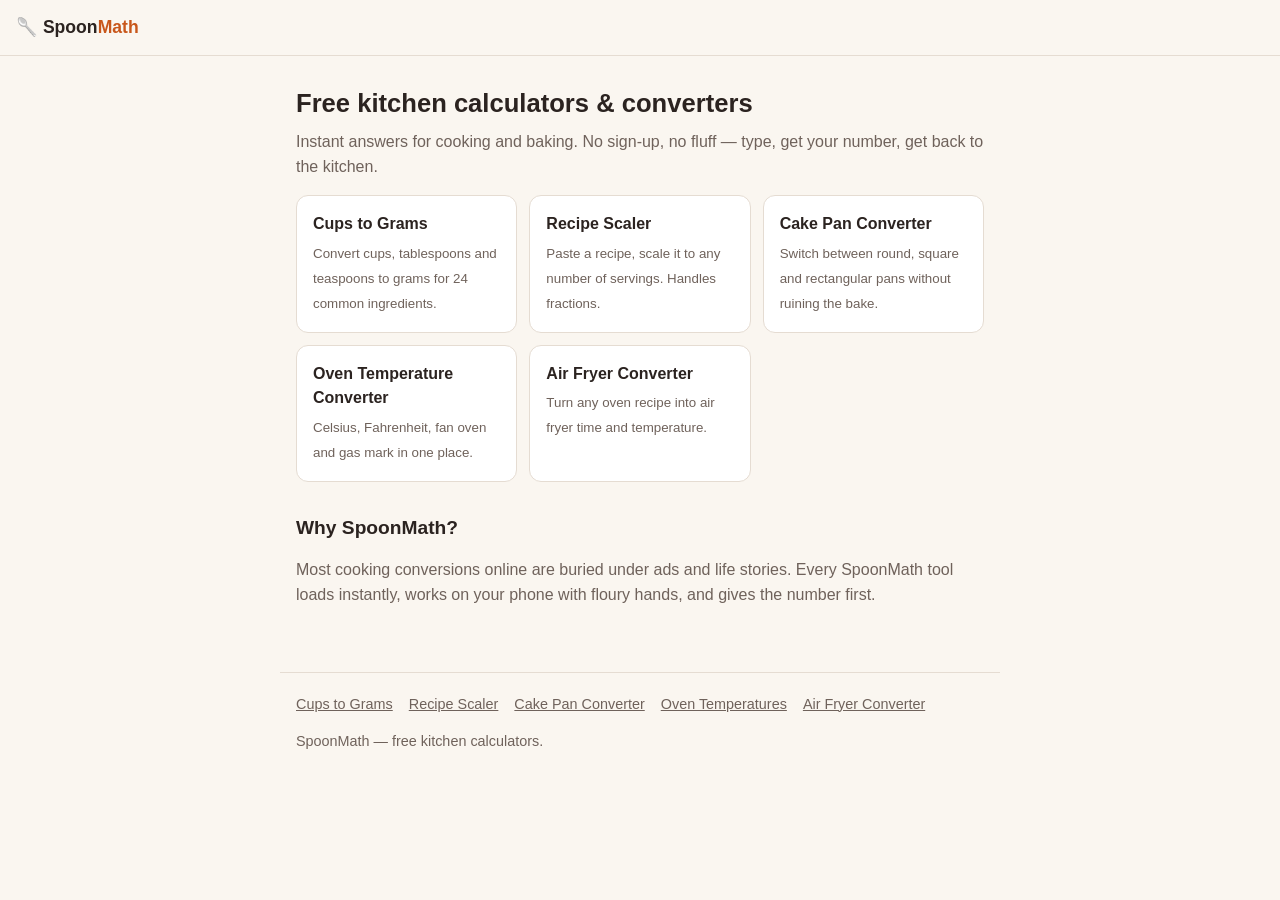
<file: docs/index.html>
<!doctype html>
<html lang="en">
<head>
<meta charset="utf-8">
<meta name="viewport" content="width=device-width, initial-scale=1">
<title>SpoonMath — Free Kitchen Calculators & Baking Converters</title>
<meta name="description" content="Fast, free kitchen calculators: cups to grams, recipe scaler, cake pan converter, oven temperature and air fryer conversion. No ads walls, no sign-up.">
<link rel="canonical" href="https://spoonmath.com/">
<link rel="icon" href="icon.svg" type="image/svg+xml">
<link rel="stylesheet" href="style.css">
</head>
<body>
<header><a href="./">🥄 Spoon<span>Math</span></a></header>
<main>
<h1>Free kitchen calculators &amp; converters</h1>
<p class="sub">Instant answers for cooking and baking. No sign-up, no fluff — type, get your number, get back to the kitchen.</p>
<ul class="cards">
<li><a href="cups-to-grams/"><strong>Cups to Grams</strong><small>Convert cups, tablespoons and teaspoons to grams for 24 common ingredients.</small></a></li>
<li><a href="recipe-scaler/"><strong>Recipe Scaler</strong><small>Paste a recipe, scale it to any number of servings. Handles fractions.</small></a></li>
<li><a href="cake-pan-converter/"><strong>Cake Pan Converter</strong><small>Switch between round, square and rectangular pans without ruining the bake.</small></a></li>
<li><a href="oven-temperature-converter/"><strong>Oven Temperature Converter</strong><small>Celsius, Fahrenheit, fan oven and gas mark in one place.</small></a></li>
<li><a href="air-fryer-converter/"><strong>Air Fryer Converter</strong><small>Turn any oven recipe into air fryer time and temperature.</small></a></li>
</ul>
<h2>Why SpoonMath?</h2>
<p class="sub">Most cooking conversions online are buried under ads and life stories. Every SpoonMath tool loads instantly, works on your phone with floury hands, and gives the number first.</p>
</main>
<footer>
<nav><a href="cups-to-grams/">Cups to Grams</a> <a href="recipe-scaler/">Recipe Scaler</a> <a href="cake-pan-converter/">Cake Pan Converter</a> <a href="oven-temperature-converter/">Oven Temperatures</a> <a href="air-fryer-converter/">Air Fryer Converter</a></nav>
<p>SpoonMath — free kitchen calculators.</p>
</footer>
</body>
</html>
</file>
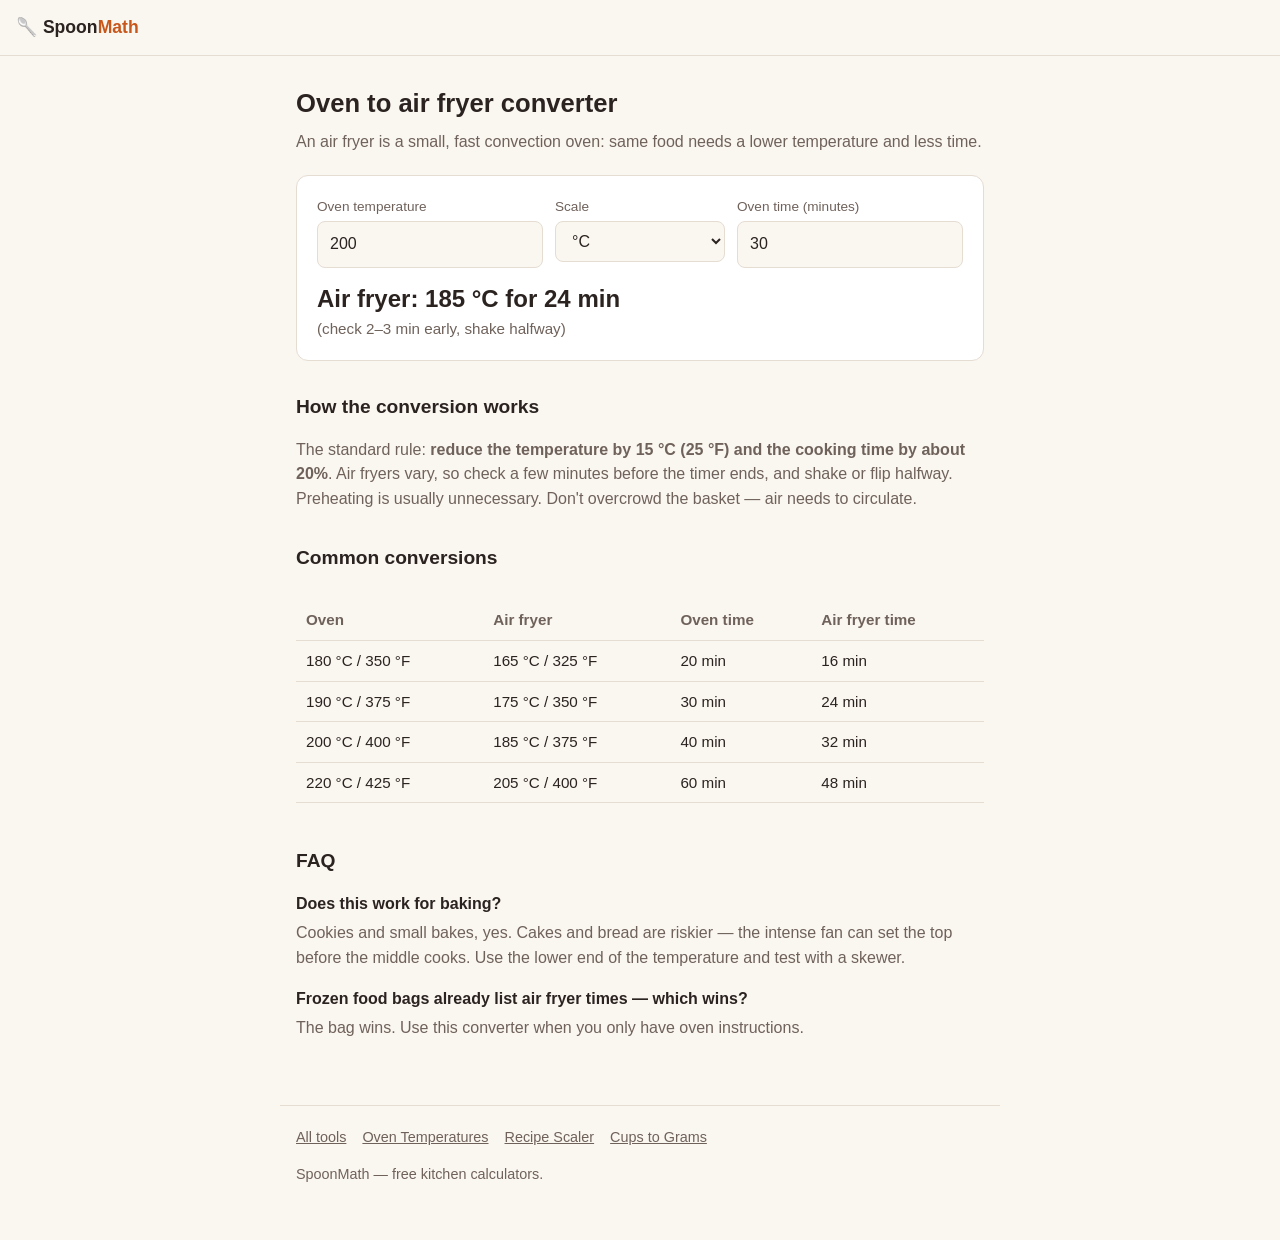
<file: docs/air-fryer-converter/index.html>
<!doctype html>
<html lang="en">
<head>
<meta charset="utf-8">
<meta name="viewport" content="width=device-width, initial-scale=1">
<title>Air Fryer Converter — Oven to Air Fryer Time & Temperature</title>
<meta name="description" content="Convert any oven recipe to air fryer settings: lower the temperature 15 °C / 25 °F and cut the time 20%. Instant calculator, °C and °F.">
<link rel="canonical" href="https://spoonmath.com/air-fryer-converter/">
<link rel="icon" href="../icon.svg" type="image/svg+xml">
<link rel="stylesheet" href="../style.css">
<script type="application/ld+json">{"@context":"https://schema.org","@type":"WebApplication","name":"Air Fryer Converter","url":"https://spoonmath.com/air-fryer-converter/","applicationCategory":"UtilityApplication","operatingSystem":"Any","offers":{"@type":"Offer","price":"0"}}</script>
</head>
<body>
<header><a href="../">🥄 Spoon<span>Math</span></a></header>
<main>
<h1>Oven to air fryer converter</h1>
<p class="sub">An air fryer is a small, fast convection oven: same food needs a lower temperature and less time.</p>
<div class="tool">
<div class="row">
<div class="field"><label for="temp">Oven temperature</label><input type="number" id="temp" value="200" step="any" inputmode="numeric"></div>
<div class="field"><label for="scale">Scale</label><select id="scale"><option value="c">°C</option><option value="f">°F</option></select></div>
<div class="field"><label for="mins">Oven time (minutes)</label><input type="number" id="mins" value="30" min="0" step="any" inputmode="numeric"></div>
</div>
<div class="result" id="result" aria-live="polite"></div>
</div>
<h2>How the conversion works</h2>
<p class="sub">The standard rule: <b>reduce the temperature by 15 °C (25 °F) and the cooking time by about 20%</b>. Air fryers vary, so check a few minutes before the timer ends, and shake or flip halfway. Preheating is usually unnecessary. Don't overcrowd the basket — air needs to circulate.</p>
<h2>Common conversions</h2>
<div class="tablewrap"><table>
<thead><tr><th>Oven</th><th>Air fryer</th><th>Oven time</th><th>Air fryer time</th></tr></thead>
<tbody>
<tr><td>180 °C / 350 °F</td><td>165 °C / 325 °F</td><td>20 min</td><td>16 min</td></tr>
<tr><td>190 °C / 375 °F</td><td>175 °C / 350 °F</td><td>30 min</td><td>24 min</td></tr>
<tr><td>200 °C / 400 °F</td><td>185 °C / 375 °F</td><td>40 min</td><td>32 min</td></tr>
<tr><td>220 °C / 425 °F</td><td>205 °C / 400 °F</td><td>60 min</td><td>48 min</td></tr>
</tbody>
</table></div>
<h2>FAQ</h2>
<dl class="faq">
<dt>Does this work for baking?</dt>
<dd>Cookies and small bakes, yes. Cakes and bread are riskier — the intense fan can set the top before the middle cooks. Use the lower end of the temperature and test with a skewer.</dd>
<dt>Frozen food bags already list air fryer times — which wins?</dt>
<dd>The bag wins. Use this converter when you only have oven instructions.</dd>
</dl>
</main>
<footer>
<nav><a href="../">All tools</a> <a href="../oven-temperature-converter/">Oven Temperatures</a> <a href="../recipe-scaler/">Recipe Scaler</a> <a href="../cups-to-grams/">Cups to Grams</a></nav>
<p>SpoonMath — free kitchen calculators.</p>
</footer>
<script>
const $ = id => document.getElementById(id);
function update() {
  const t = parseFloat($("temp").value), m = parseFloat($("mins").value), f = $("scale").value === "f";
  if (isNaN(t)) { $("result").textContent = ""; return; }
  const drop = f ? 25 : 15;
  const newT = Math.round((t - drop) / 5) * 5;
  const time = m > 0 ? ` for <b>${Math.round(m * 0.8)} min</b> <small>(check 2–3 min early, shake halfway)</small>` : "";
  $("result").innerHTML = `Air fryer: <b>${newT} °${f ? "F" : "C"}</b>${time}`;
}
["temp", "scale", "mins"].forEach(id => $(id).addEventListener("input", update));
update();
// ponytail: self-check
console.assert((200 - 15) === 185 && Math.round(30 * 0.8) === 24, "rule of thumb");
</script>
</body>
</html>
</file>
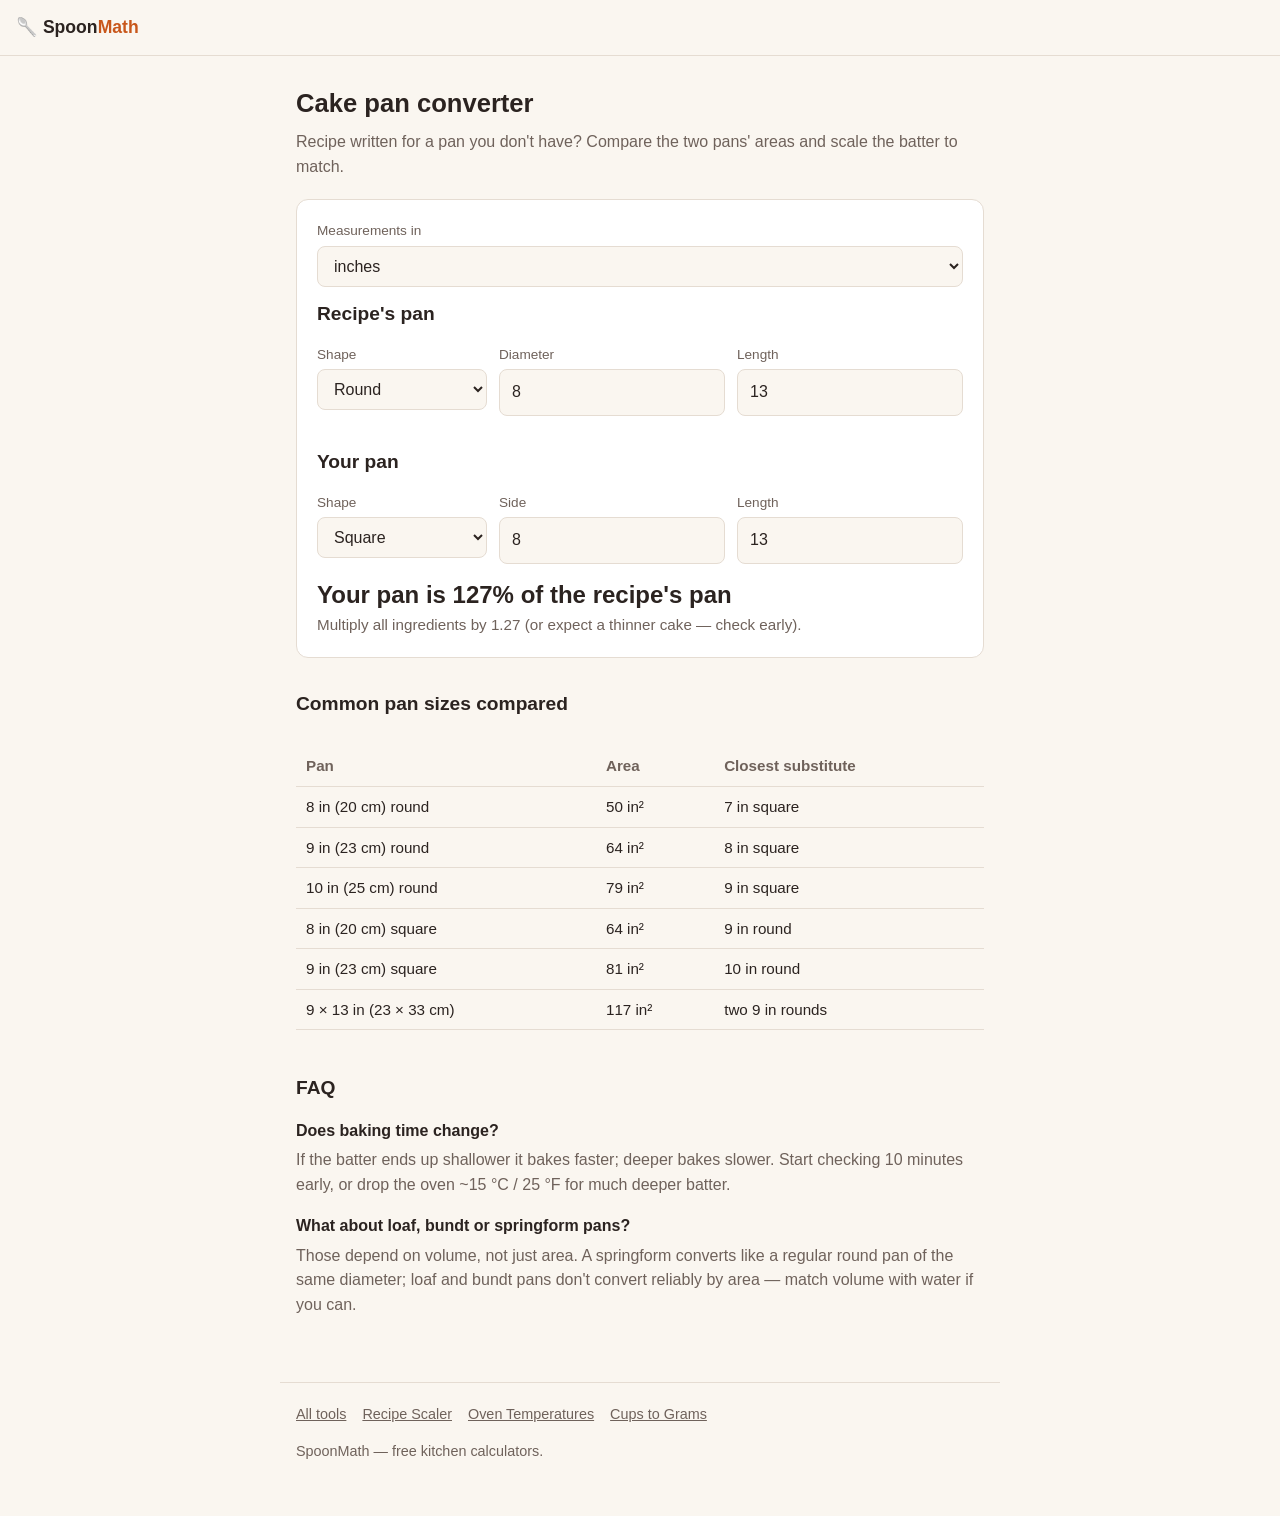
<file: docs/cake-pan-converter/index.html>
<!doctype html>
<html lang="en">
<head>
<meta charset="utf-8">
<meta name="viewport" content="width=device-width, initial-scale=1">
<title>Cake Pan Converter — Substitute Round, Square & Rectangular Pans</title>
<meta name="description" content="Convert a recipe between cake pan sizes: round, square or rectangular, cm or inches. Get the exact batter multiplier and baking tips. Free.">
<link rel="canonical" href="https://spoonmath.com/cake-pan-converter/">
<link rel="icon" href="../icon.svg" type="image/svg+xml">
<link rel="stylesheet" href="../style.css">
<script type="application/ld+json">{"@context":"https://schema.org","@type":"WebApplication","name":"Cake Pan Converter","url":"https://spoonmath.com/cake-pan-converter/","applicationCategory":"UtilityApplication","operatingSystem":"Any","offers":{"@type":"Offer","price":"0"}}</script>
</head>
<body>
<header><a href="../">🥄 Spoon<span>Math</span></a></header>
<main>
<h1>Cake pan converter</h1>
<p class="sub">Recipe written for a pan you don't have? Compare the two pans' areas and scale the batter to match.</p>
<div class="tool">
<div class="row"><div class="field"><label for="unit">Measurements in</label><select id="unit"><option value="in">inches</option><option value="cm">cm</option></select></div></div>
<h2 style="margin-top:4px">Recipe's pan</h2>
<div class="row">
<div class="field"><label for="s1">Shape</label><select id="s1"><option value="round">Round</option><option value="square">Square</option><option value="rect">Rectangular</option></select></div>
<div class="field"><label for="a1" id="la1">Diameter</label><input type="number" id="a1" value="8" min="0" step="any" inputmode="decimal"></div>
<div class="field" id="fb1" hidden><label for="b1">Length</label><input type="number" id="b1" value="13" min="0" step="any" inputmode="decimal"></div>
</div>
<h2>Your pan</h2>
<div class="row">
<div class="field"><label for="s2">Shape</label><select id="s2"><option value="round">Round</option><option value="square" selected>Square</option><option value="rect">Rectangular</option></select></div>
<div class="field"><label for="a2" id="la2">Side</label><input type="number" id="a2" value="8" min="0" step="any" inputmode="decimal"></div>
<div class="field" id="fb2" hidden><label for="b2">Length</label><input type="number" id="b2" value="13" min="0" step="any" inputmode="decimal"></div>
</div>
<div class="result" id="result" aria-live="polite"></div>
</div>
<h2>Common pan sizes compared</h2>
<div class="tablewrap"><table>
<thead><tr><th>Pan</th><th>Area</th><th>Closest substitute</th></tr></thead>
<tbody>
<tr><td>8 in (20 cm) round</td><td>50 in²</td><td>7 in square</td></tr>
<tr><td>9 in (23 cm) round</td><td>64 in²</td><td>8 in square</td></tr>
<tr><td>10 in (25 cm) round</td><td>79 in²</td><td>9 in square</td></tr>
<tr><td>8 in (20 cm) square</td><td>64 in²</td><td>9 in round</td></tr>
<tr><td>9 in (23 cm) square</td><td>81 in²</td><td>10 in round</td></tr>
<tr><td>9 × 13 in (23 × 33 cm)</td><td>117 in²</td><td>two 9 in rounds</td></tr>
</tbody>
</table></div>
<h2>FAQ</h2>
<dl class="faq">
<dt>Does baking time change?</dt>
<dd>If the batter ends up shallower it bakes faster; deeper bakes slower. Start checking 10 minutes early, or drop the oven ~15 °C / 25 °F for much deeper batter.</dd>
<dt>What about loaf, bundt or springform pans?</dt>
<dd>Those depend on volume, not just area. A springform converts like a regular round pan of the same diameter; loaf and bundt pans don't convert reliably by area — match volume with water if you can.</dd>
</dl>
</main>
<footer>
<nav><a href="../">All tools</a> <a href="../recipe-scaler/">Recipe Scaler</a> <a href="../oven-temperature-converter/">Oven Temperatures</a> <a href="../cups-to-grams/">Cups to Grams</a></nav>
<p>SpoonMath — free kitchen calculators.</p>
</footer>
<script>
const $ = id => document.getElementById(id);
function area(shape, a, b) {
  return shape === "round" ? Math.PI * a * a / 4 : shape === "square" ? a * a : a * b;
}
function syncLabels(n) {
  const shape = $("s" + n).value;
  $("la" + n).textContent = shape === "round" ? "Diameter" : shape === "square" ? "Side" : "Width";
  $("fb" + n).hidden = shape !== "rect";
}
function update() {
  syncLabels(1); syncLabels(2);
  const A1 = area($("s1").value, +$("a1").value, +$("b1").value);
  const A2 = area($("s2").value, +$("a2").value, +$("b2").value);
  if (!(A1 > 0 && A2 > 0)) { $("result").textContent = ""; return; }
  const r = A2 / A1, pct = Math.round(r * 100);
  let advice;
  if (pct >= 90 && pct <= 110) advice = "Close enough — use the recipe as is.";
  else if (r > 1) advice = `Multiply all ingredients by ${Math.round(r * 100) / 100} (or expect a thinner cake — check early).`;
  else advice = `Use ${Math.round(r * 100) / 100}× the recipe (or expect a taller cake — it may need longer).`;
  $("result").innerHTML = `Your pan is <b>${pct}%</b> of the recipe's pan<small>${advice}</small>`;
}
["s1","a1","b1","s2","a2","b2","unit"].forEach(id => $(id).addEventListener("input", update));
update();
// ponytail: self-checks
console.assert(Math.abs(area("round", 9) / area("square", 8) - 0.994) < 0.01, "9in round ~ 8in square");
console.assert(area("rect", 9, 13) === 117, "9x13");
</script>
</body>
</html>
</file>
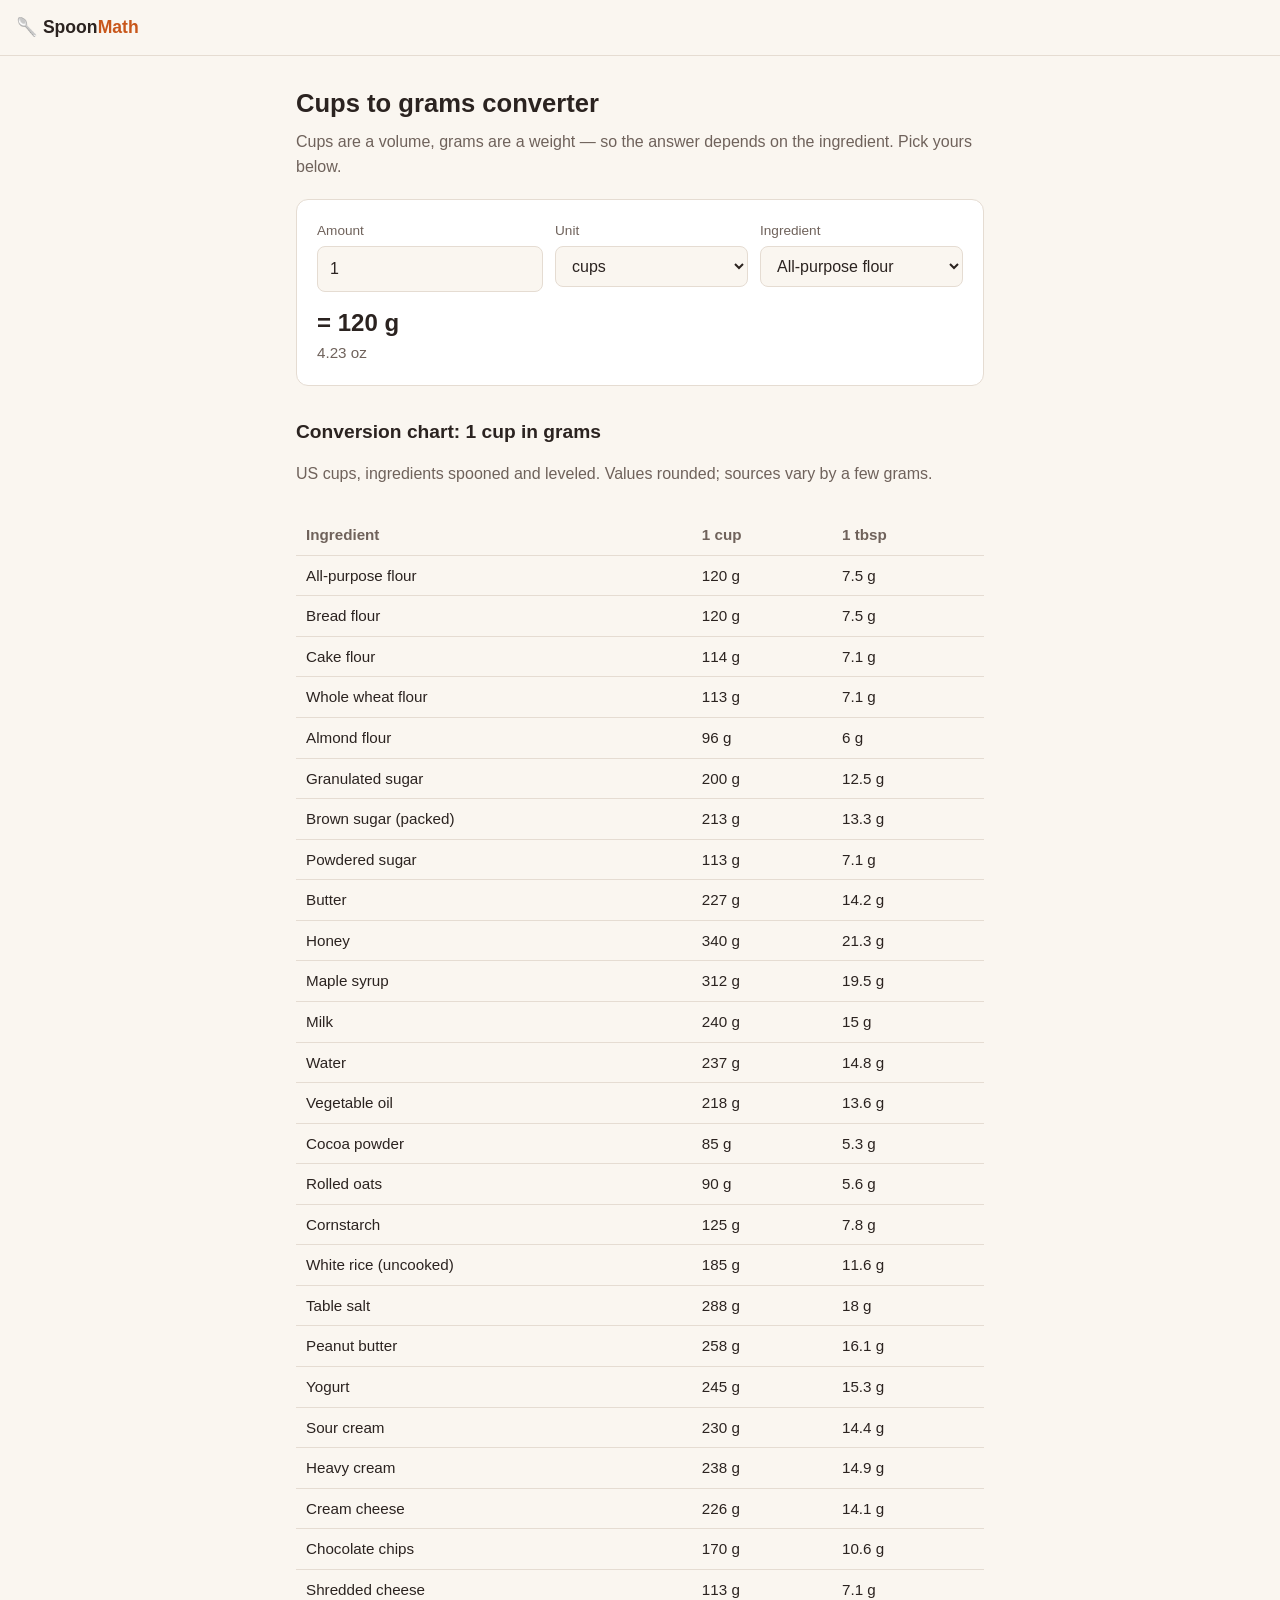
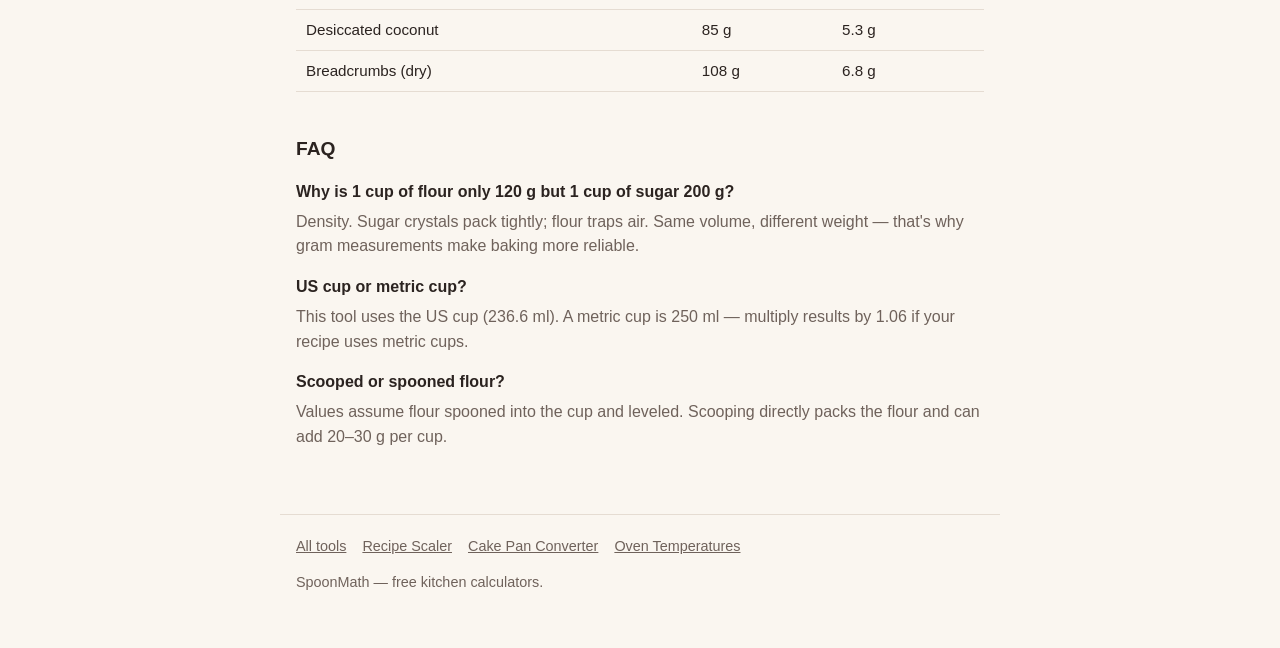
<file: docs/cups-to-grams/index.html>
<!doctype html>
<html lang="en">
<head>
<meta charset="utf-8">
<meta name="viewport" content="width=device-width, initial-scale=1">
<title>Cups to Grams Converter — Flour, Sugar, Butter & More</title>
<meta name="description" content="Convert cups, tablespoons and teaspoons to grams for flour, sugar, butter and 20+ baking ingredients. Instant, accurate, free.">
<link rel="canonical" href="https://spoonmath.com/cups-to-grams/">
<link rel="icon" href="../icon.svg" type="image/svg+xml">
<link rel="stylesheet" href="../style.css">
<script type="application/ld+json">{"@context":"https://schema.org","@type":"WebApplication","name":"Cups to Grams Converter","url":"https://spoonmath.com/cups-to-grams/","applicationCategory":"UtilityApplication","operatingSystem":"Any","offers":{"@type":"Offer","price":"0"}}</script>
</head>
<body>
<header><a href="../">🥄 Spoon<span>Math</span></a></header>
<main>
<h1>Cups to grams converter</h1>
<p class="sub">Cups are a volume, grams are a weight — so the answer depends on the ingredient. Pick yours below.</p>
<div class="tool">
<div class="row">
<div class="field"><label for="amount">Amount</label><input type="number" id="amount" value="1" min="0" step="any" inputmode="decimal"></div>
<div class="field"><label for="unit">Unit</label><select id="unit">
<option value="1">cups</option>
<option value="0.0625">tablespoons</option>
<option value="0.02083">teaspoons</option>
<option value="g">grams (to cups)</option>
</select></div>
<div class="field"><label for="ingredient">Ingredient</label><select id="ingredient"></select></div>
</div>
<div class="result" id="result" aria-live="polite"></div>
</div>
<h2>Conversion chart: 1 cup in grams</h2>
<p class="sub">US cups, ingredients spooned and leveled. Values rounded; sources vary by a few grams.</p>
<div class="tablewrap"><table id="chart">
<thead><tr><th>Ingredient</th><th>1 cup</th><th>1 tbsp</th></tr></thead>
<tbody></tbody>
</table></div>
<h2>FAQ</h2>
<dl class="faq">
<dt>Why is 1 cup of flour only 120 g but 1 cup of sugar 200 g?</dt>
<dd>Density. Sugar crystals pack tightly; flour traps air. Same volume, different weight — that's why gram measurements make baking more reliable.</dd>
<dt>US cup or metric cup?</dt>
<dd>This tool uses the US cup (236.6 ml). A metric cup is 250 ml — multiply results by 1.06 if your recipe uses metric cups.</dd>
<dt>Scooped or spooned flour?</dt>
<dd>Values assume flour spooned into the cup and leveled. Scooping directly packs the flour and can add 20–30 g per cup.</dd>
</dl>
</main>
<footer>
<nav><a href="../">All tools</a> <a href="../recipe-scaler/">Recipe Scaler</a> <a href="../cake-pan-converter/">Cake Pan Converter</a> <a href="../oven-temperature-converter/">Oven Temperatures</a></nav>
<p>SpoonMath — free kitchen calculators.</p>
</footer>
<script>
const DENSITIES = [ // grams per US cup, spooned & leveled
  ["All-purpose flour", 120], ["Bread flour", 120], ["Cake flour", 114],
  ["Whole wheat flour", 113], ["Almond flour", 96], ["Granulated sugar", 200],
  ["Brown sugar (packed)", 213], ["Powdered sugar", 113], ["Butter", 227],
  ["Honey", 340], ["Maple syrup", 312], ["Milk", 240], ["Water", 237],
  ["Vegetable oil", 218], ["Cocoa powder", 85], ["Rolled oats", 90],
  ["Cornstarch", 125], ["White rice (uncooked)", 185], ["Table salt", 288],
  ["Peanut butter", 258], ["Yogurt", 245], ["Sour cream", 230],
  ["Heavy cream", 238], ["Cream cheese", 226], ["Chocolate chips", 170],
  ["Shredded cheese", 113], ["Desiccated coconut", 85], ["Breadcrumbs (dry)", 108],
];
const $ = id => document.getElementById(id);
const sel = $("ingredient"), tbody = document.querySelector("#chart tbody");
DENSITIES.forEach(([name, g], i) => {
  sel.add(new Option(name, i));
  tbody.insertAdjacentHTML("beforeend",
    `<tr><td>${name}</td><td>${g} g</td><td>${Math.round(g / 16 * 10) / 10} g</td></tr>`);
});
function update() {
  const amt = parseFloat($("amount").value), unit = $("unit").value;
  const [name, perCup] = DENSITIES[sel.value];
  if (!(amt >= 0)) { $("result").textContent = ""; return; }
  if (unit === "g") {
    const cups = amt / perCup;
    $("result").innerHTML = `${amt} g of ${name.toLowerCase()} = <b>${cups < 0.1 ? cups.toFixed(3) : cups.toFixed(2)} cups</b><small>${Math.round(cups * 16 * 10) / 10} tablespoons</small>`;
  } else {
    const g = amt * parseFloat(unit) * perCup;
    $("result").innerHTML = `= <b>${g < 10 ? g.toFixed(1) : Math.round(g)} g</b><small>${(g / 28.3495).toFixed(2)} oz</small>`;
  }
}
["amount", "unit", "ingredient"].forEach(id => $(id).addEventListener("input", update));
update();
</script>
</body>
</html>
</file>
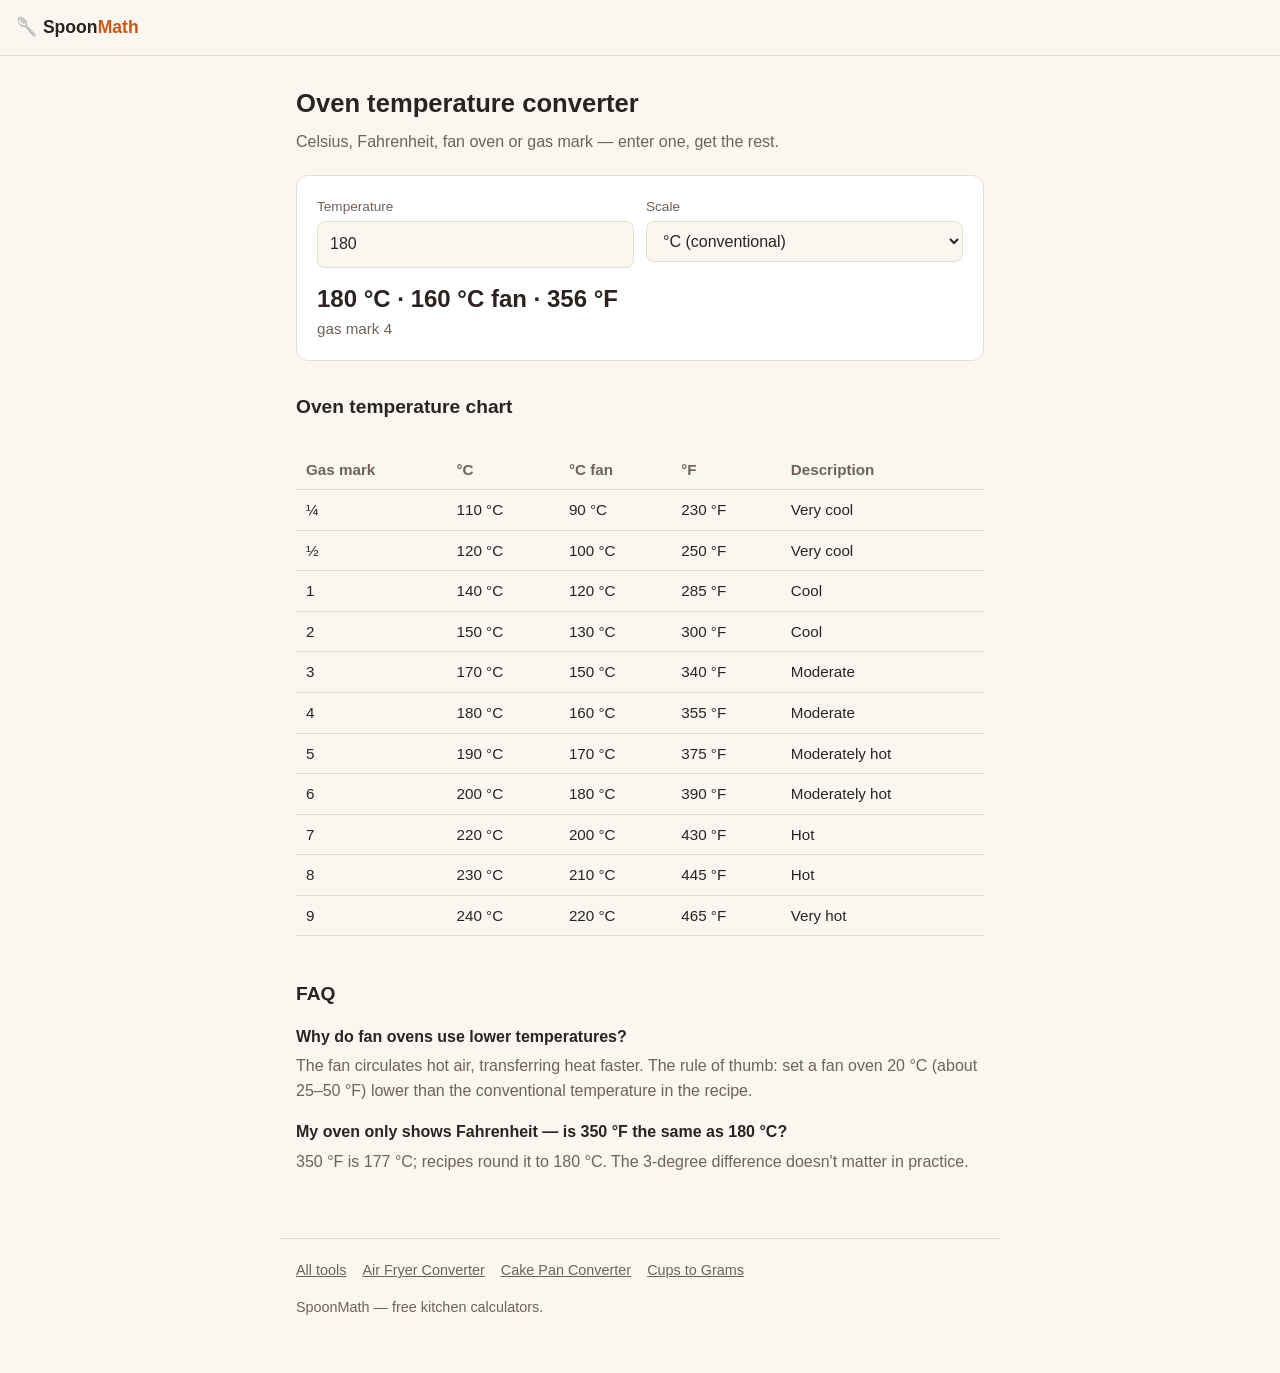
<file: docs/oven-temperature-converter/index.html>
<!doctype html>
<html lang="en">
<head>
<meta charset="utf-8">
<meta name="viewport" content="width=device-width, initial-scale=1">
<title>Oven Temperature Converter — Celsius, Fahrenheit, Fan & Gas Mark</title>
<meta name="description" content="Convert oven temperatures between Celsius, Fahrenheit, fan/convection ovens and gas marks. Instant converter plus full reference chart.">
<link rel="canonical" href="https://spoonmath.com/oven-temperature-converter/">
<link rel="icon" href="../icon.svg" type="image/svg+xml">
<link rel="stylesheet" href="../style.css">
<script type="application/ld+json">{"@context":"https://schema.org","@type":"WebApplication","name":"Oven Temperature Converter","url":"https://spoonmath.com/oven-temperature-converter/","applicationCategory":"UtilityApplication","operatingSystem":"Any","offers":{"@type":"Offer","price":"0"}}</script>
</head>
<body>
<header><a href="../">🥄 Spoon<span>Math</span></a></header>
<main>
<h1>Oven temperature converter</h1>
<p class="sub">Celsius, Fahrenheit, fan oven or gas mark — enter one, get the rest.</p>
<div class="tool">
<div class="row">
<div class="field"><label for="temp">Temperature</label><input type="number" id="temp" value="180" step="any" inputmode="numeric"></div>
<div class="field"><label for="scale">Scale</label><select id="scale">
<option value="c">°C (conventional)</option>
<option value="f">°F</option>
<option value="fan">°C fan / convection</option>
</select></div>
</div>
<div class="result" id="result" aria-live="polite"></div>
</div>
<h2>Oven temperature chart</h2>
<div class="tablewrap"><table>
<thead><tr><th>Gas mark</th><th>°C</th><th>°C fan</th><th>°F</th><th>Description</th></tr></thead>
<tbody id="chart"></tbody>
</table></div>
<h2>FAQ</h2>
<dl class="faq">
<dt>Why do fan ovens use lower temperatures?</dt>
<dd>The fan circulates hot air, transferring heat faster. The rule of thumb: set a fan oven 20 °C (about 25–50 °F) lower than the conventional temperature in the recipe.</dd>
<dt>My oven only shows Fahrenheit — is 350 °F the same as 180 °C?</dt>
<dd>350 °F is 177 °C; recipes round it to 180 °C. The 3-degree difference doesn't matter in practice.</dd>
</dl>
</main>
<footer>
<nav><a href="../">All tools</a> <a href="../air-fryer-converter/">Air Fryer Converter</a> <a href="../cake-pan-converter/">Cake Pan Converter</a> <a href="../cups-to-grams/">Cups to Grams</a></nav>
<p>SpoonMath — free kitchen calculators.</p>
</footer>
<script>
const GAS = [["¼",110,"Very cool"],["½",120,"Very cool"],["1",140,"Cool"],["2",150,"Cool"],["3",170,"Moderate"],["4",180,"Moderate"],["5",190,"Moderately hot"],["6",200,"Moderately hot"],["7",220,"Hot"],["8",230,"Hot"],["9",240,"Very hot"]];
const $ = id => document.getElementById(id);
const c2f = c => c * 9 / 5 + 32, f2c = f => (f - 32) * 5 / 9;
$("chart").innerHTML = GAS.map(([g, c, d]) =>
  `<tr><td>${g}</td><td>${c} °C</td><td>${c - 20} °C</td><td>${Math.round(c2f(c) / 5) * 5} °F</td><td>${d}</td></tr>`).join("");
function nearestGas(c) {
  let best = GAS[0];
  for (const row of GAS) if (Math.abs(row[1] - c) < Math.abs(best[1] - c)) best = row;
  return Math.abs(best[1] - c) <= 10 ? `gas mark ${best[0]}` : "outside gas mark range";
}
function update() {
  const v = parseFloat($("temp").value), s = $("scale").value;
  if (isNaN(v)) { $("result").textContent = ""; return; }
  const c = s === "f" ? f2c(v) : s === "fan" ? v + 20 : v;
  $("result").innerHTML = `<b>${Math.round(c)} °C</b> · ${Math.round(c - 20)} °C fan · ${Math.round(c2f(c))} °F<small>${nearestGas(c)}</small>`;
}
["temp", "scale"].forEach(id => $(id).addEventListener("input", update));
update();
// ponytail: self-checks
console.assert(Math.round(c2f(180)) === 356 && Math.round(f2c(350)) === 177, "C/F math");
console.assert(nearestGas(180) === "gas mark 4", "gas mark lookup");
</script>
</body>
</html>
</file>
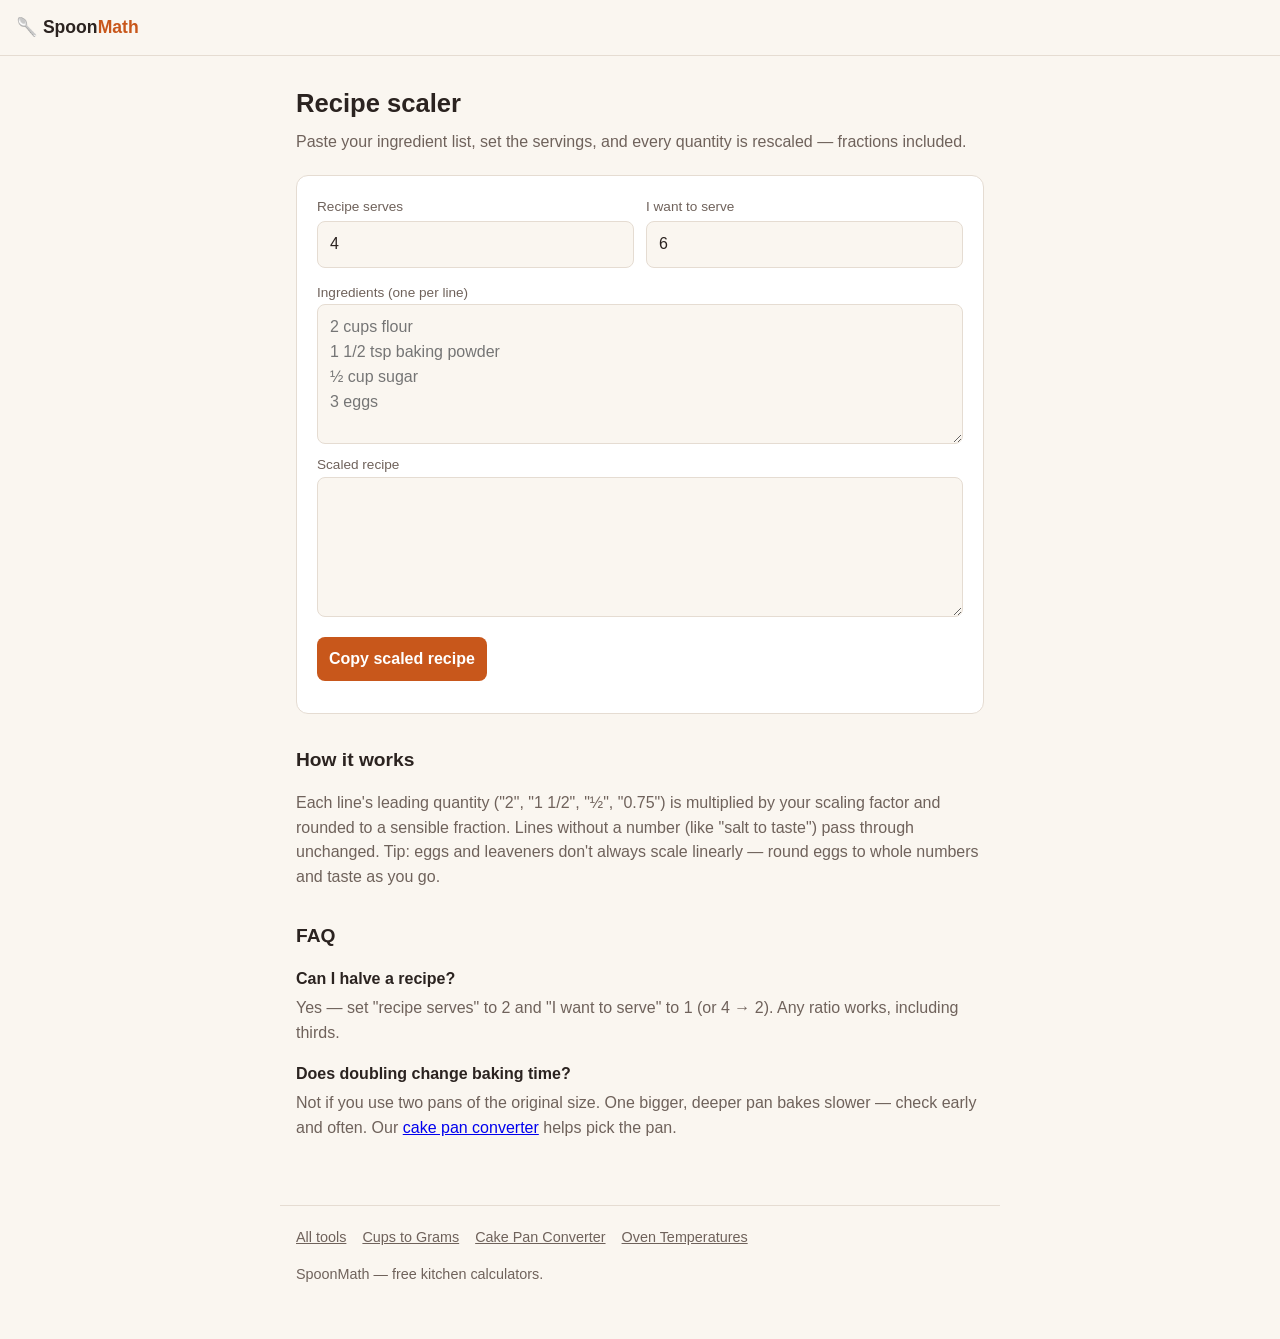
<file: docs/recipe-scaler/index.html>
<!doctype html>
<html lang="en">
<head>
<meta charset="utf-8">
<meta name="viewport" content="width=device-width, initial-scale=1">
<title>Recipe Scaler — Scale Ingredients Up or Down</title>
<meta name="description" content="Paste your ingredient list and scale it to any number of servings. Handles fractions like 1 1/2 cups and ½ automatically. Free, instant.">
<link rel="canonical" href="https://spoonmath.com/recipe-scaler/">
<link rel="icon" href="../icon.svg" type="image/svg+xml">
<link rel="stylesheet" href="../style.css">
<script type="application/ld+json">{"@context":"https://schema.org","@type":"WebApplication","name":"Recipe Scaler","url":"https://spoonmath.com/recipe-scaler/","applicationCategory":"UtilityApplication","operatingSystem":"Any","offers":{"@type":"Offer","price":"0"}}</script>
</head>
<body>
<header><a href="../">🥄 Spoon<span>Math</span></a></header>
<main>
<h1>Recipe scaler</h1>
<p class="sub">Paste your ingredient list, set the servings, and every quantity is rescaled — fractions included.</p>
<div class="tool">
<div class="row">
<div class="field"><label for="from">Recipe serves</label><input type="number" id="from" value="4" min="0.1" step="any" inputmode="decimal"></div>
<div class="field"><label for="to">I want to serve</label><input type="number" id="to" value="6" min="0.1" step="any" inputmode="decimal"></div>
</div>
<label for="input">Ingredients (one per line)</label>
<textarea id="input" placeholder="2 cups flour
1 1/2 tsp baking powder
½ cup sugar
3 eggs"></textarea>
<label for="output" style="margin-top:12px">Scaled recipe</label>
<textarea id="output" readonly></textarea>
<div class="row" style="margin-top:12px"><button id="copy">Copy scaled recipe</button></div>
</div>
<h2>How it works</h2>
<p class="sub">Each line's leading quantity ("2", "1 1/2", "½", "0.75") is multiplied by your scaling factor and rounded to a sensible fraction. Lines without a number (like "salt to taste") pass through unchanged. Tip: eggs and leaveners don't always scale linearly — round eggs to whole numbers and taste as you go.</p>
<h2>FAQ</h2>
<dl class="faq">
<dt>Can I halve a recipe?</dt>
<dd>Yes — set "recipe serves" to 2 and "I want to serve" to 1 (or 4 → 2). Any ratio works, including thirds.</dd>
<dt>Does doubling change baking time?</dt>
<dd>Not if you use two pans of the original size. One bigger, deeper pan bakes slower — check early and often. Our <a href="../cake-pan-converter/">cake pan converter</a> helps pick the pan.</dd>
</dl>
</main>
<footer>
<nav><a href="../">All tools</a> <a href="../cups-to-grams/">Cups to Grams</a> <a href="../cake-pan-converter/">Cake Pan Converter</a> <a href="../oven-temperature-converter/">Oven Temperatures</a></nav>
<p>SpoonMath — free kitchen calculators.</p>
</footer>
<script>
const UNI = {"½":.5,"⅓":1/3,"⅔":2/3,"¼":.25,"¾":.75,"⅕":.2,"⅛":.125,"⅜":.375,"⅝":.625,"⅞":.875};
// matches leading: optional whole number, then unicode fraction | a/b | decimal
const QTY = /^(\s*)(?:(\d+)\s+(\d+)\s*\/\s*(\d+)|(\d+)?\s*([½⅓⅔¼¾⅕⅛⅜⅝⅞])|(\d+)\s*\/\s*(\d+)|(\d*\.?\d+))/;
function parseQty(line) {
  const m = line.match(QTY);
  if (!m) return null;
  let v;
  if (m[3]) v = +m[2] + m[3] / m[4];
  else if (m[6]) v = (+m[5] || 0) + UNI[m[6]];
  else if (m[7]) v = m[7] / m[8];
  else v = +m[9];
  return { value: v, rest: line.slice(m[0].length), lead: m[1] };
}
function fmt(v) {
  const whole = Math.floor(v), frac = v - whole;
  for (const [num, den] of [[0,1],[1,8],[1,4],[1,3],[3,8],[1,2],[5,8],[2,3],[3,4],[7,8],[1,1]]) {
    if (Math.abs(frac - num / den) < 0.02) {
      const w = whole + (num === den ? 1 : 0);
      const f = num === 0 || num === den ? "" : `${num}/${den}`;
      return w && f ? `${w} ${f}` : f || String(w);
    }
  }
  return String(Math.round(v * 100) / 100);
}
function scale() {
  const factor = parseFloat($("to").value) / parseFloat($("from").value);
  if (!(factor > 0)) return;
  $("output").value = $("input").value.split("\n").map(line => {
    const q = parseQty(line);
    return q ? q.lead + fmt(q.value * factor) + q.rest : line;
  }).join("\n");
}
const $ = id => document.getElementById(id);
["from", "to", "input"].forEach(id => $(id).addEventListener("input", scale));
$("copy").addEventListener("click", () => navigator.clipboard.writeText($("output").value));
scale();
// ponytail: inline self-checks — the parser is the only non-trivial logic here
console.assert(parseQty("1 1/2 cups flour").value === 1.5, "mixed fraction");
console.assert(parseQty("½ tsp salt").value === 0.5, "unicode fraction");
console.assert(parseQty("1½ cups").value === 1.5, "attached unicode");
console.assert(parseQty("3/4 cup milk").value === 0.75, "bare fraction");
console.assert(parseQty("0.75 l water").value === 0.75, "decimal");
console.assert(parseQty("salt to taste") === null, "no quantity");
console.assert(fmt(1.5) === "1 1/2" && fmt(0.75) === "3/4" && fmt(2) === "2" && fmt(1/3) === "1/3", "formatting");
</script>
</body>
</html>
</file>
<file: docs/style.css>
:root {
  --bg: #faf6f0;
  --card: #ffffff;
  --text: #2b2320;
  --muted: #6f625b;
  --accent: #c8571b;
  --accent-dark: #a34412;
  --border: #e5dcd2;
  color-scheme: light dark;
}
@media (prefers-color-scheme: dark) {
  :root {
    --bg: #201b18;
    --card: #2b2523;
    --text: #f0e9e2;
    --muted: #b0a49b;
    --accent: #f08a4b;
    --accent-dark: #f5a06e;
    --border: #453c37;
  }
}
* { box-sizing: border-box; }
body {
  margin: 0;
  font-family: -apple-system, BlinkMacSystemFont, "Segoe UI", Roboto, sans-serif;
  background: var(--bg);
  color: var(--text);
  line-height: 1.55;
}
header {
  padding: 14px 16px;
  border-bottom: 1px solid var(--border);
}
header a { color: var(--text); text-decoration: none; font-weight: 700; font-size: 1.1rem; }
header a span { color: var(--accent); }
main { max-width: 720px; margin: 0 auto; padding: 16px; }
h1 { font-size: 1.6rem; line-height: 1.25; margin: 0.6em 0 0.4em; }
h2 { font-size: 1.2rem; margin-top: 1.6em; }
.sub { color: var(--muted); margin-top: 0; }
.tool {
  background: var(--card);
  border: 1px solid var(--border);
  border-radius: 12px;
  padding: 20px;
  margin: 20px 0;
}
.row { display: flex; flex-wrap: wrap; gap: 12px; margin-bottom: 12px; }
.field { flex: 1 1 130px; display: flex; flex-direction: column; gap: 4px; }
label { font-size: 0.85rem; color: var(--muted); }
input, select, textarea, button {
  font: inherit;
  color: var(--text);
  background: var(--bg);
  border: 1px solid var(--border);
  border-radius: 8px;
  padding: 10px 12px;
}
input:focus, select:focus, textarea:focus { outline: 2px solid var(--accent); border-color: transparent; }
textarea { width: 100%; min-height: 140px; resize: vertical; }
button {
  background: var(--accent);
  color: #fff;
  border: none;
  font-weight: 600;
  cursor: pointer;
}
button:hover { background: var(--accent-dark); }
.result {
  font-size: 1.5rem;
  font-weight: 700;
  margin-top: 8px;
  min-height: 1.4em;
}
.result small { font-size: 0.95rem; font-weight: 400; color: var(--muted); display: block; }
table { border-collapse: collapse; width: 100%; margin: 12px 0; font-size: 0.95rem; }
th, td { text-align: left; padding: 8px 10px; border-bottom: 1px solid var(--border); }
th { color: var(--muted); font-weight: 600; }
.tablewrap { overflow-x: auto; }
.faq dt { font-weight: 600; margin-top: 1em; }
.faq dd { margin: 0.3em 0 0; color: var(--muted); }
.cards { display: grid; grid-template-columns: repeat(auto-fill, minmax(210px, 1fr)); gap: 12px; padding: 0; list-style: none; }
.cards a {
  display: block;
  background: var(--card);
  border: 1px solid var(--border);
  border-radius: 12px;
  padding: 16px;
  text-decoration: none;
  color: var(--text);
  height: 100%;
}
.cards a:hover { border-color: var(--accent); }
.cards strong { display: block; margin-bottom: 4px; }
.cards small { color: var(--muted); }
footer {
  max-width: 720px;
  margin: 32px auto 0;
  padding: 20px 16px 40px;
  border-top: 1px solid var(--border);
  font-size: 0.9rem;
  color: var(--muted);
}
footer a { color: var(--muted); }
footer nav { display: flex; flex-wrap: wrap; gap: 8px 16px; margin-bottom: 10px; }
</file>
